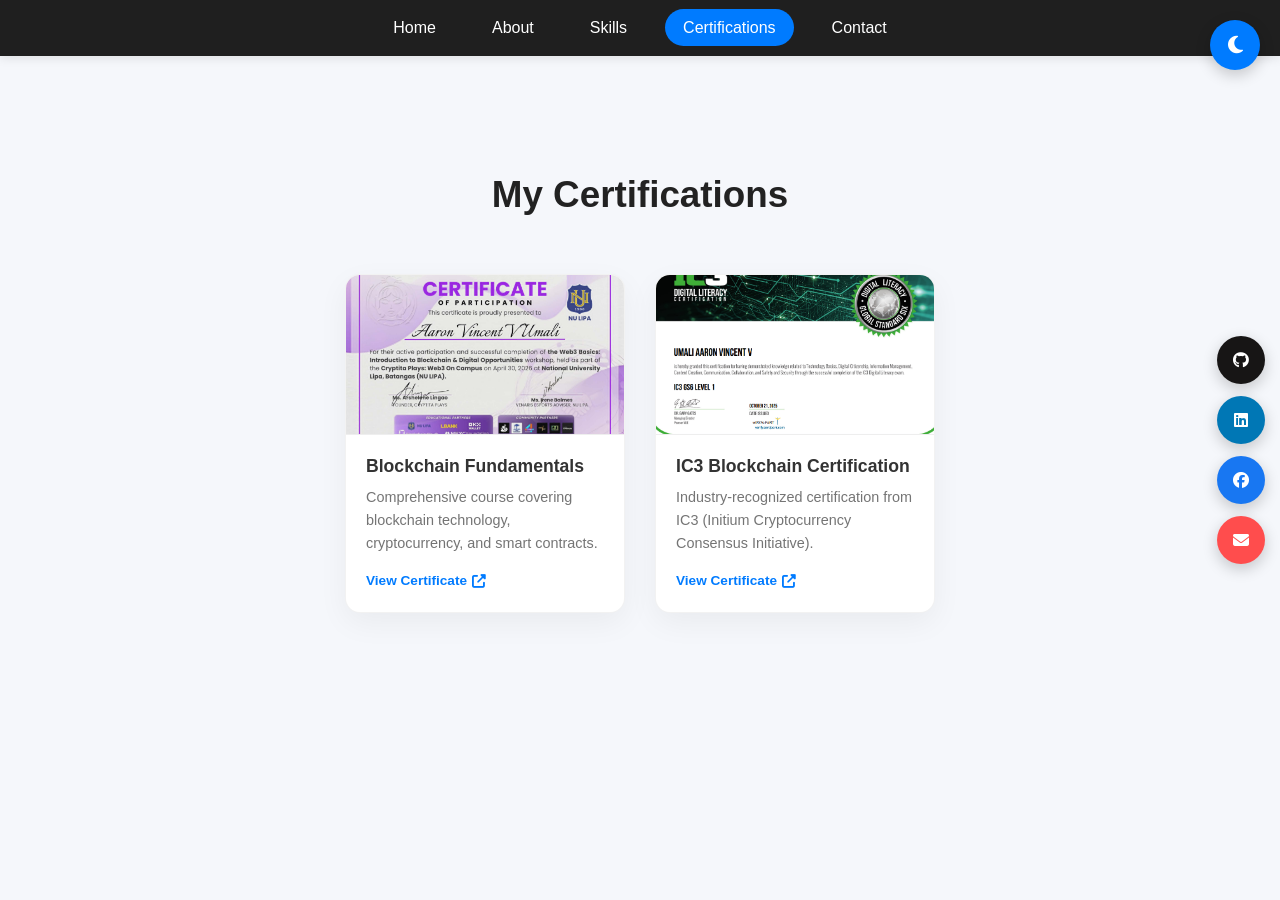
<file: certifications.html>
<!DOCTYPE html>
<html lang="en">
<head>
    <meta charset="UTF-8">
    <meta name="viewport" content="width=device-width, initial-scale=1.0">
    <title>My Certifications</title>
    <link rel="stylesheet" href="style.css">
    <link rel="stylesheet" href="https://cdnjs.cloudflare.com/ajax/libs/font-awesome/6.4.0/css/all.min.css">
</head>

<body>
    <!-- Navigation -->
    <nav>
        <ul>
            <li><a href="index.html">Home</a></li>
            <li><a href="about.html">About</a></li>
            <li><a href="skills.html">Skills</a></li>
            <li><a href="certifications.html" class="active">Certifications</a></li>
            <li><a href="contact.html">Contact</a></li>
        </ul>
    </nav>

    <!-- Theme Toggle Button -->
    <button class="theme-toggle" id="themeToggle">
        <i class="fas fa-moon"></i>
    </button>

    <!-- Social Sidebar -->
    <div class="social-sidebar">
        <a href="https://github.com/aron-ums14" target="_blank" class="social-link github" title="GitHub">
            <i class="fab fa-github"></i>
        </a>
        <a href="https://www.linkedin.com/in/aaron-umali-b42309332/" target="_blank" class="social-link linkedin" title="LinkedIn">
            <i class="fab fa-linkedin"></i>
        </a>
        <a href="https://web.facebook.com/aaron.vincent.54772/" target="_blank" class="social-link facebook" title="Facebook">
            <i class="fab fa-facebook"></i>
        </a>
        <a href="mailto:your@email.com" class="social-link email" title="Email">
            <i class="fas fa-envelope"></i>
        </a>
    </div>

    <!-- Main Content -->
    <main>
        <section class="certifications-section">
            <h2>My Certifications</h2>
            
            <div class="certification-grid">
                <!-- Blockchain Certification -->
                <div class="certificate-card">
                    <img src="blockchain.jpg" alt="Blockchain Certification">
                    <div class="cert-content">
                        <h3>Blockchain Fundamentals</h3>
                        <p>Comprehensive course covering blockchain technology, cryptocurrency, and smart contracts.</p>
                        <a href="#" class="cert-link">
                            View Certificate <i class="fas fa-external-link-alt"></i>
                        </a>
                    </div>
                </div>

                <!-- IC3 Certification -->
                <div class="certificate-card">
                    <img src="ic3.png" alt="IC3 Certification">
                    <div class="cert-content">
                        <h3>IC3 Blockchain Certification</h3>
                        <p>Industry-recognized certification from IC3 (Initium Cryptocurrency Consensus Initiative).</p>
                        <a href="#" class="cert-link">
                            View Certificate <i class="fas fa-external-link-alt"></i>
                        </a>
                    </div>
                </div>
            </div>
        </section>
    </main>

    <!-- JavaScript for Theme Toggle -->
    <script>
        const themeToggle = document.getElementById('themeToggle');
        const body = document.body;

        // Load saved theme preference
        const savedTheme = localStorage.getItem('theme');
        if (savedTheme === 'dark') {
            body.classList.add('dark-mode');
            themeToggle.innerHTML = '<i class="fas fa-sun"></i>';
        }

        // Toggle theme
        themeToggle.addEventListener('click', () => {
            body.classList.toggle('dark-mode');
            
            if (body.classList.contains('dark-mode')) {
                localStorage.setItem('theme', 'dark');
                themeToggle.innerHTML = '<i class="fas fa-sun"></i>';
            } else {
                localStorage.setItem('theme', 'light');
                themeToggle.innerHTML = '<i class="fas fa-moon"></i>';
            }
        });
    </script>
</body>

</html>
</file>
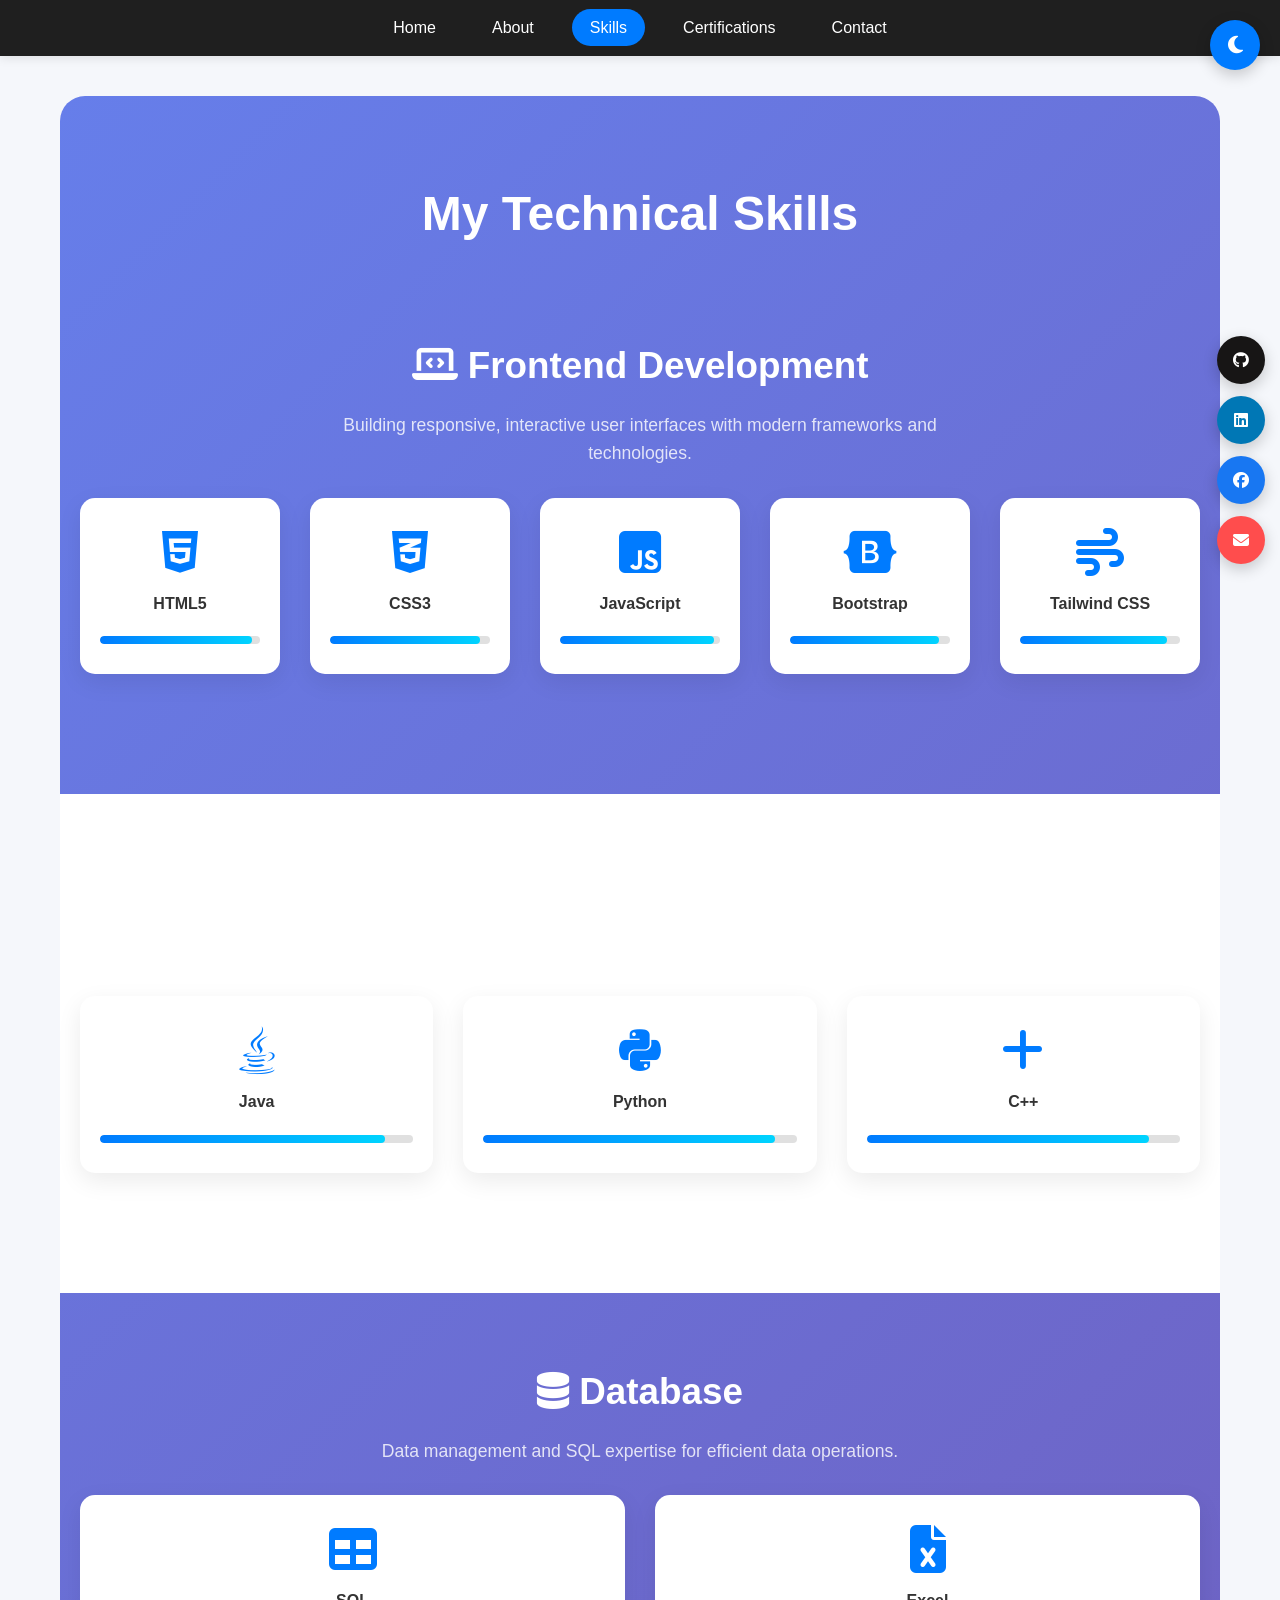
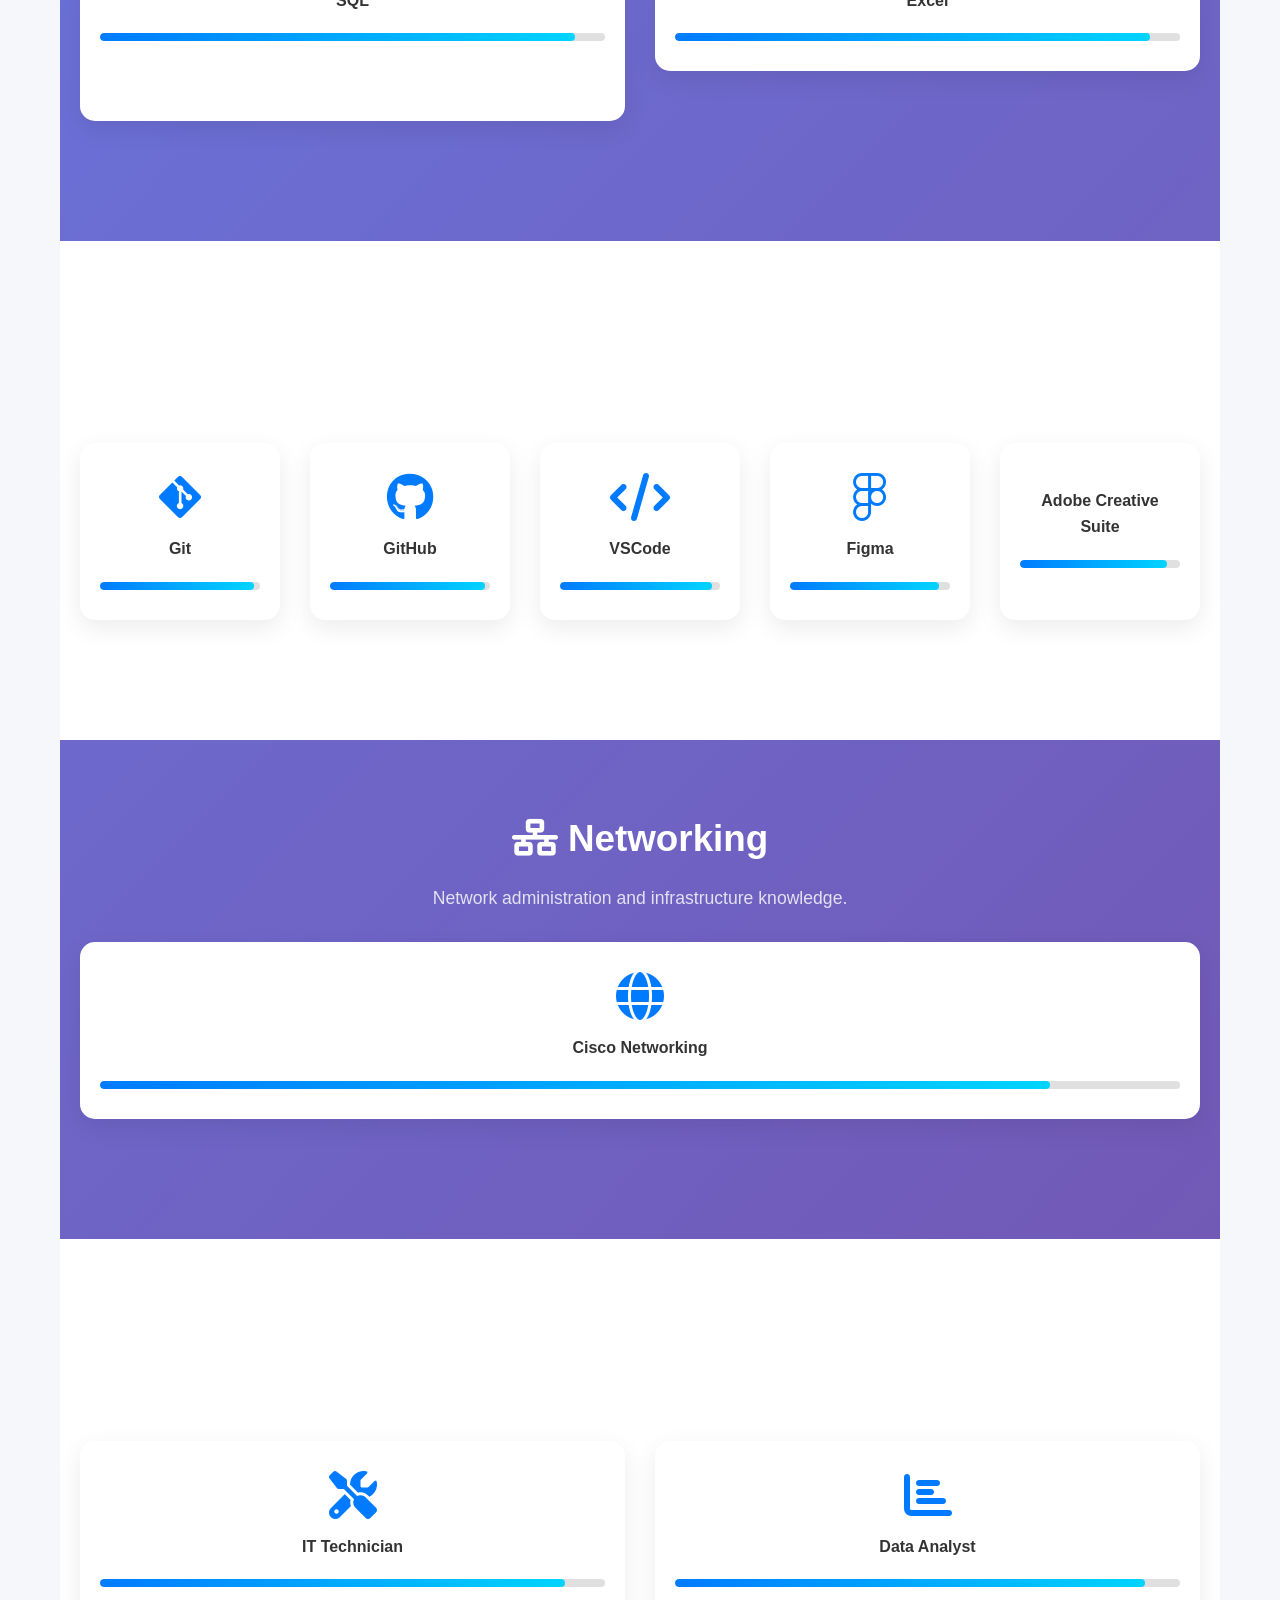
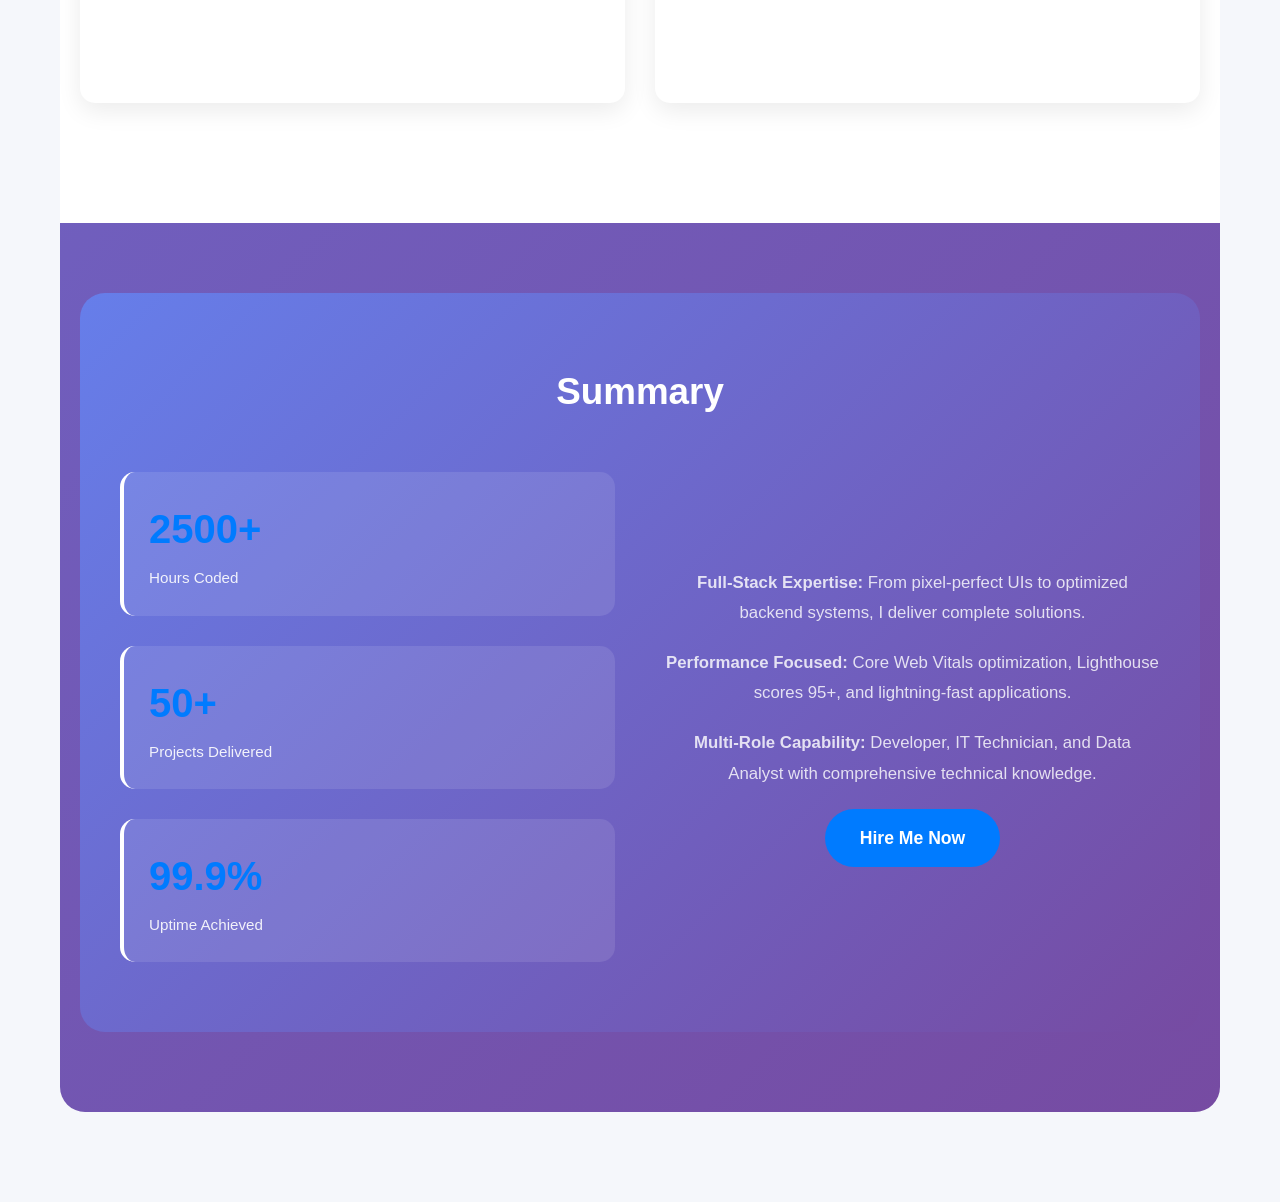
<file: skills.html>
<!DOCTYPE html>
<html lang="en">
<head>
    <meta charset="UTF-8">
    <meta name="viewport" content="width=device-width, initial-scale=1.0">
    <title>Skills - Aaron Umali Portfolio</title>
    <meta name="description" content="Full Stack Developer Skills - HTML, Bootstrap, CSS, JavaScript, Tailwind, C++, Java, Python, SQL, Git, GitHub, VSCode and more.">
    <link rel="stylesheet" href="style.css">
    <link rel="stylesheet" href="https://cdnjs.cloudflare.com/ajax/libs/font-awesome/6.4.0/css/all.min.css">
</head>

<body>
    <!-- SOCIAL ICONS -->
    <div class="social-sidebar">
        <a href="https://github.com/aron-ums14" target="_blank" class="social-link github" title="GitHub">
            <i class="fab fa-github"></i>
        </a>
        <a href="https://www.linkedin.com/in/aaron-umali-b42309332/" target="_blank" class="social-link linkedin" title="LinkedIn">
            <i class="fab fa-linkedin"></i>
        </a>
        <a href="https://web.facebook.com/aaron.vincent.54772/" target="_blank" class="social-link facebook" title="Facebook">
            <i class="fab fa-facebook"></i>
        </a>
        <a href="mailto:your@email.com" class="social-link email" title="Email">
            <i class="fas fa-envelope"></i>
        </a>
    </div>

    <!-- THEME TOGGLE BUTTON -->
    <button class="theme-toggle" id="themeToggle">
        <i class="fas fa-moon"></i>
    </button>

    <!-- NAVIGATION -->
    <nav>
        <ul>
            <li><a href="index.html">Home</a></li>
            <li><a href="about.html">About</a></li>
            <li><a href="skills.html" class="active">Skills</a></li>
            <li><a href="certifications.html">Certifications</a></li>
            <li><a href="contact.html">Contact</a></li>
        </ul>
    </nav>

    <main>
        <!-- HERO SECTION -->
        <section class="hero skills-hero">
            <h1>My Technical Skills</h1>
           <!-- <p></p> <div class="skills-stats">
                <span><i class="fas fa-code"></i> 30+ Technologies</span>
                <span><i class="fas fa-chart-line"></i> 98% Proficiency</span>
                <span><i class="fas fa-rocket"></i> Production Ready</span>
            </div>
        </section>
    -->
        <!-- FRONTEND SKILLS -->
        <section id="frontend" class="skills-category">
            <h2><i class="fas fa-laptop-code"></i> Frontend Development</h2>
            <p class="category-desc">Building responsive, interactive user interfaces with modern frameworks and technologies.</p>
            
            <div class="skills-grid">
                <div class="skill-item" data-skill="95">
                    <i class="fab fa-html5"></i>
                    <span>HTML5</span>
                    <div class="skill-bar">
                        <div class="skill-progress"></div>
                    </div>
                </div>
                
                <div class="skill-item" data-skill="94">
                    <i class="fab fa-css3-alt"></i>
                    <span>CSS3</span>
                    <div class="skill-bar">
                        <div class="skill-progress"></div>
                    </div>
                </div>
                
                <div class="skill-item" data-skill="96">
                    <i class="fab fa-js-square"></i>
                    <span>JavaScript</span>
                    <div class="skill-bar">
                        <div class="skill-progress"></div>
                    </div>
                </div>
                
                <div class="skill-item" data-skill="93">
                    <i class="fab fa-bootstrap"></i>
                    <span>Bootstrap</span>
                    <div class="skill-bar">
                        <div class="skill-progress"></div>
                    </div>
                </div>

                <div class="skill-item" data-skill="92">
                    <i class="fas fa-wind"></i>
                    <span>Tailwind CSS</span>
                    <div class="skill-bar">
                        <div class="skill-progress"></div>
                    </div>
                </div>
            </div>
        </section>

        <!-- BACKEND SKILLS -->
        <section id="backend" class="skills-category alt-bg">
            <h2><i class="fas fa-server"></i> Backend Development</h2>
            <p class="category-desc">Robust server-side programming with focus on efficiency and problem-solving.</p>
            
            <div class="skills-grid">
                <div class="skill-item" data-skill="91">
                    <i class="fab fa-java"></i>
                    <span>Java</span>
                    <div class="skill-bar">
                        <div class="skill-progress"></div>
                    </div>
                </div>
                
                <div class="skill-item" data-skill="93">
                    <i class="fab fa-python"></i>
                    <span>Python</span>
                    <div class="skill-bar">
                        <div class="skill-progress"></div>
                    </div>
                </div>
                
                <div class="skill-item" data-skill="90">
                    <i class="fas fa-plus"></i>
                    <span>C++</span>
                    <div class="skill-bar">
                        <div class="skill-progress"></div>
                    </div>
                </div>
            </div>
        </section>

        <!-- DATABASE SKILLS -->
        <section id="database" class="skills-category">
            <h2><i class="fas fa-database"></i> Database</h2>
            <p class="category-desc">Data management and SQL expertise for efficient data operations.</p>
            
            <div class="skills-grid">
                <div class="skill-item" data-skill="94">
                    <i class="fas fa-table"></i>
                    <span>SQL</span>
                    <div class="skill-bar">
                        <div class="skill-progress"></div>
                    </div>
                </div>
                <div class="skills-grid">
                <div class="skill-item" data-skill="94">
                    <i class="fa-solid fa-file-excel"></i>
                    <span>Excel</span>
                    <div class="skill-bar">
                        <div class="skill-progress"></div>
                    </div>
                </div>
            </div>
        </section>

        <!-- TOOLS & SOFTWARE -->
        <section id="tools" class="skills-category alt-bg">
            <h2><i class="fas fa-tools"></i> Tools & Software</h2>
            <p class="category-desc">Development tools and software I use daily for efficient workflow.</p>
            
            <div class="skills-grid">
                <div class="skill-item" data-skill="96">
                    <i class="fab fa-git-alt"></i>
                    <span>Git</span>
                    <div class="skill-bar">
                        <div class="skill-progress"></div>
                    </div>
                </div>
                
                <div class="skill-item" data-skill="97">
                    <i class="fab fa-github"></i>
                    <span>GitHub</span>
                    <div class="skill-bar">
                        <div class="skill-progress"></div>
                    </div>
                </div>
                
                <div class="skill-item" data-skill="95">
                    <i class="fas fa-code"></i>
                    <span>VSCode</span>
                    <div class="skill-bar">
                        <div class="skill-progress"></div>
                    </div>
                </div>
                
                <div class="skill-item" data-skill="93">
                    <i class="fab fa-figma"></i>
                    <span>Figma</span>
                    <div class="skill-bar">
                        <div class="skill-progress"></div>
                    </div>
                </div>

                <div class="skill-item" data-skill="92">
                    <i class="fa-brands fa-adobe adobe-icon"></i>
                    <span>Adobe Creative Suite</span>
                    <div class="skill-bar">
                        <div class="skill-progress"></div>
                    </div>
                </div>
            </div>
        </section>

        <!-- NETWORKING SKILLS -->
        <section id="networking" class="skills-category">
            <h2><i class="fas fa-network-wired"></i> Networking</h2>
            <p class="category-desc">Network administration and infrastructure knowledge.</p>
            
            <div class="skills-grid">
                <div class="skill-item" data-skill="88">
                    <i class="fas fa-globe"></i>
                    <span>Cisco Networking</span>
                    <div class="skill-bar">
                        <div class="skill-progress"></div>
                    </div>
                </div>
            </div>
        </section>

        <!-- SPECIALIZED ROLES -->
        <section id="specialized" class="skills-category alt-bg">
            <h2><i class="fas fa-briefcase"></i> Specialized Roles</h2>
            <p class="category-desc">Additional professional expertise and capabilities.</p>
            
            <div class="skills-grid">
                <div class="skill-item" data-skill="92">
                    <i class="fas fa-tools"></i>
                    <span>IT Technician</span>
                    <div class="skill-bar">
                        <div class="skill-progress"></div>
                    </div>
                    <p class="role-desc">Troubleshooting hardware and software issues, system maintenance and support.</p>
                </div>
                
                <div class="skill-item" data-skill="93">
                    <i class="fas fa-chart-bar"></i>
                    <span>Data Analyst</span>
                    <div class="skill-bar">
                        <div class="skill-progress"></div>
                    </div>
                    <p class="role-desc">Data analysis using SQL, Excel, and Python for insights and reporting.</p>
                </div>
            </div>
        </section>

        <!-- SKILLS SUMMARY -->
        <section class="skills-summary">
            <h2>Summary</h2>
            <div class="summary-content">
                <div class="summary-stats">
                    <div class="stat-large">
                        <span class="stat-number">2500+</span>
                        <span>Hours Coded</span>
                    </div>
                    <div class="stat-large">
                        <span class="stat-number">50+</span>
                        <span>Projects Delivered</span>
                    </div>
                    <div class="stat-large">
                        <span class="stat-number">99.9%</span>
                        <span>Uptime Achieved</span>
                    </div>
                </div>
                <div class="summary-text">
                    <p><strong>Full-Stack Expertise:</strong> From pixel-perfect UIs to optimized backend systems, I deliver complete solutions.</p>
                    <p><strong>Performance Focused:</strong> Core Web Vitals optimization, Lighthouse scores 95+, and lightning-fast applications.</p>
                    <p><strong>Multi-Role Capability:</strong> Developer, IT Technician, and Data Analyst with comprehensive technical knowledge.</p>
                    <a href="contact.html" class="cta-button large">Hire Me Now</a>
                </div>
            </div>
        </section>
    </main>

    <!-- THEME TOGGLE SCRIPT -->
    <script>
        const themeToggle = document.getElementById('themeToggle');
        const body = document.body;

        // Load saved theme preference
        const savedTheme = localStorage.getItem('theme');
        if (savedTheme === 'dark') {
            body.classList.add('dark-mode');
            themeToggle.innerHTML = '<i class="fas fa-sun"></i>';
        }

        // Toggle theme
        themeToggle.addEventListener('click', () => {
            body.classList.toggle('dark-mode');
            
            if (body.classList.contains('dark-mode')) {
                localStorage.setItem('theme', 'dark');
                themeToggle.innerHTML = '<i class="fas fa-sun"></i>';
            } else {
                localStorage.setItem('theme', 'light');
                themeToggle.innerHTML = '<i class="fas fa-moon"></i>';
            }
        });

        // Animate skill bars on scroll
        const observerOptions = {
            threshold: 0.1,
            rootMargin: '0px 0px -100px 0px'
        };

        const observer = new IntersectionObserver(function(entries) {
            entries.forEach(entry => {
                if (entry.isIntersecting) {
                    const skillItem = entry.target;
                    const skillValue = skillItem.getAttribute('data-skill');
                    const progressBar = skillItem.querySelector('.skill-progress');
                    
                    setTimeout(() => {
                        progressBar.style.width = skillValue + '%';
                    }, 100);
                    
                    observer.unobserve(skillItem);
                }
            });
        }, observerOptions);

        document.querySelectorAll('.skill-item').forEach(item => {
            observer.observe(item);
        });
    </script>
</body>

</html>
</file>
<file: style.css>
/* =========================
   RESET & GLOBAL STYLES
========================= */

* {
    margin: 0;
    padding: 0;
    box-sizing: border-box;
}

html {
    scroll-behavior: smooth;
}

body {
    font-family: 'Segoe UI', Tahoma, Geneva, Verdana, sans-serif;
    line-height: 1.6;
    background: #f5f7fb;
    color: #222;
    transition: 0.3s ease;
    display: block;
}

body.dark-mode {
    background: #121212;
    color: #f1f1f1;
}

img {
    max-width: 100%;
    display: block;
}

/* =========================
   THEME BUTTON
========================= */

.theme-toggle {
    position: fixed;
    top: 20px;
    right: 20px;
    width: 50px;
    height: 50px;
    border: none;
    border-radius: 50%;
    background: #007bff;
    color: white;
    font-size: 20px;
    cursor: pointer;
    z-index: 1000;
    transition: 0.3s ease;
    box-shadow: 0 5px 15px rgba(0, 0, 0, 0.2);
}

.theme-toggle:hover {
    transform: scale(1.08);
}

/* =========================
   NAVIGATION
========================= */

nav {
    width: 100%;
    position: sticky;
    top: 0;
    z-index: 999;
    background: #1f1f1f;
    padding: 15px 0;
    box-shadow: 0 2px 10px rgba(0, 0, 0, 0.1);
}

nav ul {
    display: flex;
    justify-content: center;
    align-items: center;
    gap: 20px;
    list-style: none;
}

nav a {
    color: white;
    text-decoration: none;
    padding: 10px 18px;
    border-radius: 30px;
    transition: 0.3s ease;
    font-weight: 500;
}

nav a:hover,
nav a.active {
    background: #007bff;
}

/* =========================
   MAIN
========================= */

main {
    width: 100%;
    max-width: 1200px;
    margin: 0 auto;
    padding: 40px 20px;
    display: block;
}

/* =========================
   TYPOGRAPHY
========================= */

h1 {
    font-size: 3rem;
    margin-bottom: 15px;
}

h2 {
    font-size: 2.3rem;
    margin-bottom: 30px;
    text-align: center;
}

h3 {
    font-size: 1.4rem;
    margin-bottom: 10px;
}

p {
    opacity: 0.9;
}

/* =========================
   GRADIENT TEXT
========================= */

.gradient-text {
    background: linear-gradient(90deg, #007bff, #00d4ff);
    -webkit-background-clip: text;
    -webkit-text-fill-color: transparent;
    background-clip: text;
}

/* =========================
   BUTTONS
========================= */

.cta-button {
    display: inline-block;
    background: #007bff;
    color: white;
    padding: 12px 25px;
    border-radius: 40px;
    text-decoration: none;
    font-weight: 600;
    transition: 0.3s ease;
    border: none;
    cursor: pointer;
    font-size: 1rem;
}

.cta-button:hover {
    background: #0056b3;
    transform: translateY(-3px);
}

.cta-button.secondary {
    background: #444;
}

.cta-button.secondary:hover {
    background: #555;
}

.cta-button.large {
    padding: 15px 35px;
    font-size: 1.1rem;
}

/* =========================
   SECTION
========================= */

section {
    padding: 70px 0;
}

.content-grid {
    display: grid;
    grid-template-columns: repeat(auto-fit, minmax(280px, 1fr));
    gap: 25px;
}

/* =========================
   CARD
========================= */

.card {
    background: white;
    padding: 25px;
    border-radius: 18px;
    transition: 0.3s ease;
    box-shadow: 0 8px 25px rgba(0, 0, 0, 0.08);
}

body.dark-mode .card {
    background: #1f1f1f;
}

.card:hover {
    transform: translateY(-8px);
    box-shadow: 0 15px 35px rgba(0, 0, 0, 0.15);
}

/* =========================
   HERO SECTION
========================= */

.hero {
    padding: 80px 20px;
    text-align: center;
}

.hero-content {
    max-width: 900px;
    margin: 0 auto;
}

.hero-subtitle {
    max-width: 700px;
    margin: 20px auto;
    font-size: 1.1rem;
    animation: fadeInUp 1s ease-out forwards;
}

.hero-buttons {
    margin-top: 30px;
    display: flex;
    justify-content: center;
    gap: 15px;
    flex-wrap: wrap;
}

.hero-buttons .cta-button {
    margin: 0;
}

.hero-stats {
    display: flex;
    justify-content: center;
    gap: 40px;
    margin-top: 50px;
    flex-wrap: wrap;
}

.stat {
    text-align: center;
}

.stat-number {
    display: block;
    font-size: 2rem;
    font-weight: bold;
    color: #007bff;
    margin-bottom: 5px;
}

/* =========================
   PROJECTS
========================= */

.project-image,
.service-icon {
    width: 70px;
    height: 70px;
    margin: 0 auto 20px;
    display: flex;
    align-items: center;
    justify-content: center;
    border-radius: 20px;
    background: linear-gradient(135deg, #007bff, #00d4ff);
    color: white;
    font-size: 28px;
}

.project-tech {
    display: flex;
    flex-wrap: wrap;
    gap: 10px;
    margin: 15px 0;
}

.project-tech span {
    background: rgba(0, 123, 255, 0.1);
    color: #007bff;
    border: 1px solid rgba(0, 123, 255, 0.2);
    backdrop-filter: blur(5px);
    padding: 5px 15px;
    border-radius: 50px;
    font-weight: 600;
    transition: 0.3s ease;
}

body.dark-mode .project-tech span {
    background: rgba(0, 212, 255, 0.1);
    color: #00d4ff;
    border-color: rgba(0, 212, 255, 0.2);
}

.project-tech span:hover {
    background: #007bff;
    color: white;
    box-shadow: 0 0 15px rgba(0, 123, 255, 0.4);
}

.project-links {
    display: flex;
    gap: 15px;
    margin-top: 15px;
}

.project-link {
    text-decoration: none;
    color: #007bff;
    font-weight: 600;
    transition: 0.3s ease;
}

.project-link:hover {
    color: #0056b3;
}

/* =========================
   SERVICES SECTION
========================= */

.services-section {
    background: #f9fafb;
    margin: 0 -20px;
    padding: 70px 20px;
}

body.dark-mode .services-section {
    background: #1a1a1a;
}

.service-card ul {
    list-style: none;
}

.service-card li {
    padding: 12px 0;
    border-bottom: 1px solid #ddd;
    transition: 0.3s ease;
}

body.dark-mode .service-card li {
    border-color: #333;
}

.service-card li:last-child {
    border-bottom: none;
}

.service-card li:before {
    content: "✓ ";
    color: #007bff;
    font-weight: bold;
    margin-right: 8px;
}

/* =========================
   PROCESS SECTION
========================= */

.process-section {
    margin-bottom: 50px;
}

.process-steps {
    display: grid;
    grid-template-columns: repeat(auto-fit, minmax(220px, 1fr));
    gap: 25px;
}

.step {
    text-align: center;
    padding: 30px 20px;
    background: white;
    border-radius: 15px;
    transition: 0.3s ease;
    box-shadow: 0 8px 25px rgba(0, 0, 0, 0.08);
}

body.dark-mode .step {
    background: #1f1f1f;
}

.step:hover {
    transform: translateY(-8px);
    box-shadow: 0 15px 35px rgba(0, 0, 0, 0.15);
}

.step-number {
    width: 60px;
    height: 60px;
    margin: auto auto 15px;
    display: flex;
    align-items: center;
    justify-content: center;
    border-radius: 50%;
    background: linear-gradient(135deg, #007bff, #00d4ff);
    color: white;
    font-weight: bold;
    font-size: 1.5rem;
}

/* =========================
   CTA SECTION
========================= */

.cta-section {
    background: linear-gradient(135deg, #667eea 0%, #764ba2 100%);
    color: white;
    text-align: center;
    border-radius: 25px;
    padding: 70px 25px;
    margin: 70px 0;
}

.cta-section h2,
.cta-section p {
    color: white;
}

.cta-content {
    max-width: 800px;
    margin: 0 auto;
}

.cta-buttons {
    margin-top: 30px;
    display: flex;
    justify-content: center;
    gap: 15px;
    flex-wrap: wrap;
}

/* =========================
   SKILLS SECTION
========================= */

.skills-hero {
    background: linear-gradient(135deg, #667eea 0%, #764ba2 100%);
    color: white;
    border-radius: 25px;
    margin-bottom: 50px;
    padding: 80px 20px;
}

.skills-hero h1 {
    color: white;
}

.skills-hero p {
    color: rgba(255, 255, 255, 0.9);
    font-size: 1.1rem;
    margin-bottom: 30px;
}

.skills-stats {
    display: flex;
    justify-content: center;
    gap: 40px;
    margin-top: 30px;
    flex-wrap: wrap;
}

.skills-stats span {
    background: rgba(255, 255, 255, 0.2);
    padding: 15px 25px;
    border-radius: 30px;
    display: flex;
    align-items: center;
    gap: 8px;
    font-weight: 600;
}

.skills-category {
    padding: 70px 0;
}

.skills-category h2 {
    margin-bottom: 15px;
}

.category-desc {
    text-align: center;
    font-size: 1.05rem;
    color: #666;
    margin-bottom: 50px;
    max-width: 700px;
    margin-left: auto;
    margin-right: auto;
}

body.dark-mode .category-desc {
    color: #bbb;
}

.alt-bg {
    background: white;
    margin: 0 -20px;
    padding: 70px 20px;
}

body.dark-mode .alt-bg {
    background: #1f1f1f;
}

.skills-grid {
    display: grid;
    grid-template-columns: repeat(auto-fit, minmax(200px, 1fr));
    gap: 30px;
    margin-bottom: 50px;
}

.skill-item {
    padding: 30px 20px;
    background: white;
    border-radius: 15px;
    text-align: center;
    transition: all 0.3s ease;
    box-shadow: 0 8px 25px rgba(0, 0, 0, 0.08);
}

body.dark-mode .skill-item {
    background: #2a2a2a;
}

.skill-item:hover {
    transform: translateY(-10px);
    box-shadow: 0 15px 35px rgba(0, 0, 0, 0.15);
}

.skill-item i {
    font-size: 3rem;
    color: #007bff;
    margin-bottom: 15px;
    display: block;
}

.skill-item span {
    display: block;
    font-weight: 600;
    font-size: 1rem;
    margin-bottom: 20px;
    color: #333;
}

body.dark-mode .skill-item span {
    color: #f1f1f1;
}

.skill-bar {
    width: 100%;
    height: 8px;
    background: #e0e0e0;
    border-radius: 10px;
    overflow: hidden;
    margin-top: 15px;
}

body.dark-mode .skill-bar {
    background: #444;
}

.skill-progress {
    height: 100%;
    background: linear-gradient(90deg, #007bff, #00d4ff);
    border-radius: 10px;
    width: 0%;
    transition: width 0.6s ease;
}

.skills-summary {
    background: linear-gradient(135deg, #667eea 0%, #764ba2 100%);
    color: white;
    padding: 70px 40px;
    border-radius: 25px;
    margin-top: 70px;
}

.skills-summary h2 {
    color: white;
    margin-bottom: 50px;
}

.summary-content {
    display: grid;
    grid-template-columns: 1fr 1fr;
    gap: 50px;
    align-items: center;
}

.summary-stats {
    display: flex;
    flex-direction: column;
    gap: 30px;
}

.stat-large {
    background: rgba(255, 255, 255, 0.1);
    padding: 25px;
    border-radius: 15px;
    border-left: 4px solid white;
    text-align: left;
}

.stat-large .stat-number {
    font-size: 2.5rem;
    margin-bottom: 5px;
}

.stat-large span:last-child {
    display: block;
    font-size: 0.95rem;
    opacity: 0.9;
}

.summary-text p {
    margin-bottom: 20px;
    font-size: 1.05rem;
    line-height: 1.8;
}

/* =========================
   ABOUT PAGE STYLES
========================= */

.about-hero {
    background: linear-gradient(135deg, #667eea 0%, #764ba2 100%);
    color: white;
    padding: 80px 20px;
    text-align: center;
    border-radius: 25px;
    margin-bottom: 50px;
}

.about-hero h1 {
    color: white;
    font-size: 3.5rem;
}

.about-subtitle {
    font-size: 1.3rem;
    opacity: 0.95;
    margin-top: 15px;
}

.profile-section {
    padding: 70px 0;
    margin-bottom: 50px;
}

.profile-container {
    display: grid;
    grid-template-columns: 1fr 1fr;
    gap: 50px;
    align-items: center;
}

.profile-image-wrapper {
    position: relative;
    display: flex;
    justify-content: center;
}

.profile-image {
    width: 100%;
    max-width: 400px;
    border-radius: 20px;
    box-shadow: 0 20px 60px rgba(0, 0, 0, 0.15);
    transition: transform 0.3s ease;
    animation: slideInLeft 0.8s ease-out;
}

.profile-image:hover {
    transform: translateY(-10px);
}

.profile-badge {
    position: absolute;
    bottom: 20px;
    right: 20px;
    width: 70px;
    height: 70px;
    background: linear-gradient(135deg, #007bff, #00d4ff);
    border-radius: 50%;
    display: flex;
    align-items: center;
    justify-content: center;
    color: white;
    font-size: 35px;
    box-shadow: 0 10px 30px rgba(0, 123, 255, 0.4);
    animation: bounce 2s infinite;
}

.profile-bio {
    animation: slideInRight 0.8s ease-out;
}

.profile-bio h2 {
    font-size: 2.5rem;
    margin-bottom: 20px;
    text-align: left;
}

.profile-bio p {
    font-size: 1.05rem;
    line-height: 1.8;
    margin-bottom: 20px;
    opacity: 0.85;
}

.bio-highlights {
    display: flex;
    gap: 20px;
    margin-top: 30px;
    flex-wrap: wrap;
}

.highlight-item {
    display: flex;
    align-items: center;
    gap: 10px;
    padding: 15px 20px;
    background: #f0f4ff;
    border-radius: 10px;
    border-left: 4px solid #007bff;
    transition: 0.3s ease;
}

body.dark-mode .highlight-item {
    background: #2a2a2a;
    border-left-color: #00d4ff;
}

.highlight-item:hover {
    transform: translateX(5px);
}

.highlight-item i {
    color: #007bff;
    font-size: 1.3rem;
}

/* =========================
   EDUCATION TIMELINE
========================= */

.education-section {
    padding: 70px 0;
    margin-bottom: 50px;
}

.education-section h2 {
    margin-bottom: 50px;
}

.timeline {
    position: relative;
    max-width: 1000px;
    margin: 0 auto;
}

.timeline::before {
    content: '';
    position: absolute;
    left: 50%;
    transform: translateX(-50%);
    width: 3px;
    height: 100%;
    background: linear-gradient(180deg, #007bff, #00d4ff);
}

.timeline-item {
    margin-bottom: 50px;
    position: relative;
    opacity: 100;
    animation: fadeInUp 0.8s ease-out forwards;
}

.timeline-item.animate-in {
    opacity: 1;
}

.timeline-item:nth-child(1) {
    animation-delay: 0.2s;
}

.timeline-item:nth-child(2) {
    animation-delay: 0.4s;
}

.timeline-left {
    text-align: right;
    padding-right: 50%;
    padding-left: 0;
}

.timeline-right {
    text-align: left;
    padding-left: 50%;
    padding-right: 0;
}

.timeline-marker {
    position: absolute;
    left: 50%;
    top: 0;
    transform: translateX(-50%);
    width: 60px;
    height: 60px;
    background: white;
    border: 4px solid #007bff;
    border-radius: 50%;
    display: flex;
    align-items: center;
    justify-content: center;
    font-size: 24px;
    color: #007bff;
    z-index: 10;
    transition: 0.3s ease;
}

body.dark-mode .timeline-marker {
    background: #1f1f1f;
    border-color: #00d4ff;
    color: #00d4ff;
}

.timeline-marker:hover {
    transform: translateX(-50%) scale(1.1);
    box-shadow: 0 10px 30px rgba(0, 123, 255, 0.3);
}

.timeline-active .timeline-marker {
    background: linear-gradient(135deg, #007bff, #00d4ff);
    color: white;
    width: 70px;
    height: 70px;
    font-size: 28px;
    box-shadow: 0 10px 30px rgba(0, 123, 255, 0.4);
}

.education-card {
    background: white;
    padding: 30px;
    border-radius: 15px;
    box-shadow: 0 10px 30px rgba(0, 0, 0, 0.08);
    transition: 0.3s ease;
}

body.dark-mode .education-card {
    background: #1f1f1f;
}

.education-card:hover {
    transform: translateY(-5px);
    box-shadow: 0 15px 40px rgba(0, 0, 0, 0.15);
}

.education-current {
    border-left: 4px solid #007bff;
    background: linear-gradient(135deg, rgba(0, 123, 255, 0.05), rgba(0, 212, 255, 0.05));
}

.education-header {
    display: flex;
    justify-content: space-between;
    align-items: center;
    margin-bottom: 15px;
    flex-wrap: wrap;
    gap: 10px;
}

.education-header h3 {
    font-size: 1.4rem;
    margin: 0;
}

.education-year {
    background: #007bff;
    color: white;
    padding: 5px 15px;
    border-radius: 20px;
    font-size: 0.9rem;
    font-weight: 600;
}

.education-details {
    margin-top: 20px;
}

.education-details p {
    margin-bottom: 10px;
    font-size: 1rem;
    line-height: 1.6;
}

.education-desc {
    background: #f9fafb;
    padding: 15px;
    border-radius: 10px;
    margin-top: 15px;
    font-style: italic;
}

body.dark-mode .education-desc {
    background: #2a2a2a;
}

.badge {
    display: inline-block;
    padding: 5px 12px;
    border-radius: 20px;
    font-size: 0.85rem;
    font-weight: 600;
}

.badge-success {
    background: #d4edda;
    color: #155724;
}

body.dark-mode .badge-success {
    background: #1e5631;
    color: #d4edda;
}

.badge-info {
    background: #d1ecf1;
    color: #0c5460;
}

body.dark-mode .badge-info {
    background: #0c5460;
    color: #d1ecf1;
}

/* =========================
   LOCATION SECTION
========================= */

.location-section {
    padding: 70px 0;
    background: #f9fafb;
    margin: 0 -20px;
    padding: 70px 20px;
    margin-bottom: 50px;
}

body.dark-mode .location-section {
    background: #1a1a1a;
}

.location-section h2 {
    margin-bottom: 50px;
}

.location-container {
    display: grid;
    grid-template-columns: repeat(auto-fit, minmax(300px, 1fr));
    gap: 30px;
    margin-bottom: 50px;
}

.location-card {
    background: white;
    padding: 40px 30px;
    border-radius: 20px;
    text-align: center;
    box-shadow: 0 10px 30px rgba(0, 0, 0, 0.08);
    transition: all 0.3s ease;
    opacity: 0;
    animation: fadeInUp 0.8s ease-out forwards;
}

body.dark-mode .location-card {
    background: #1f1f1f;
}

.location-home {
    animation-delay: 0.2s;
    border-top: 4px solid #007bff;
}

.location-school {
    animation-delay: 0.4s;
    border-top: 4px solid #00d4ff;
}

.location-card.animate-in {
    opacity: 1;
}

.location-card:hover {
    transform: translateY(-10px);
    box-shadow: 0 20px 50px rgba(0, 0, 0, 0.15);
}

.location-icon {
    width: 80px;
    height: 80px;
    background: linear-gradient(135deg, #007bff, #00d4ff);
    border-radius: 50%;
    display: flex;
    align-items: center;
    justify-content: center;
    font-size: 40px;
    color: white;
    margin: 0 auto 20px;
    transition: 0.3s ease;
}

.location-card:hover .location-icon {
    transform: scale(1.1) rotate(5deg);
}

.location-name {
    font-size: 1.5rem;
    font-weight: bold;
    color: #007bff;
    margin: 15px 0;
}

.location-description {
    opacity: 0.8;
    margin: 15px 0;
    line-height: 1.6;
}

.location-details {
    display: flex;
    flex-direction: column;
    gap: 10px;
    margin-top: 20px;
    font-size: 0.95rem;
}

.location-details span {
    display: flex;
    align-items: center;
    justify-content: center;
    gap: 8px;
}

.location-details i {
    color: #007bff;
}

.map-section {
    text-align: center;
    margin-bottom: 50px;
}

.map-section h3 {
    margin-bottom: 30px;
    font-size: 1.8rem;
}

.map-placeholder {
    width: 100%;
    height: 400px;
    background: linear-gradient(135deg, #667eea 0%, #764ba2 100%);
    border-radius: 20px;
    display: flex;
    flex-direction: column;
    align-items: center;
    justify-content: center;
    color: white;
    font-size: 60px;
    gap: 20px;
    box-shadow: 0 20px 60px rgba(0, 0, 0, 0.15);
}

.map-placeholder p {
    font-size: 1.3rem;
    opacity: 0.9;
}

/* =========================
   JOURNEY SECTION
========================= */

.journey-section {
    padding: 70px 0;
    margin-bottom: 50px;
}

.journey-section h2 {
    margin-bottom: 50px;
}

.journey-content {
    display: grid;
    grid-template-columns: repeat(auto-fit, minmax(250px, 1fr));
    gap: 30px;
}

.journey-card {
    background: white;
    padding: 40px 30px;
    border-radius: 15px;
    text-align: center;
    box-shadow: 0 10px 30px rgba(0, 0, 0, 0.08);
    transition: all 0.3s ease;
    opacity: 0;
    animation: fadeInUp 0.8s ease-out forwards;
}

body.dark-mode .journey-card {
    background: #1f1f1f;
}

.journey-card:nth-child(1) {
    animation-delay: 0.1s;
}

.journey-card:nth-child(2) {
    animation-delay: 0.2s;
}

.journey-card:nth-child(3) {
    animation-delay: 0.3s;
}

.journey-card:nth-child(4) {
    animation-delay: 0.4s;
}

.journey-card.animate-in {
    opacity: 1;
}

.journey-card:hover {
    transform: translateY(-15px);
    box-shadow: 0 20px 50px rgba(0, 0, 0, 0.15);
}

.journey-icon {
    width: 70px;
    height: 70px;
    background: linear-gradient(135deg, #007bff, #00d4ff);
    border-radius: 50%;
    display: flex;
    align-items: center;
    justify-content: center;
    font-size: 30px;
    color: white;
    margin: 0 auto 20px;
    transition: 0.3s ease;
}

.journey-card:hover .journey-icon {
    transform: scale(1.1) rotate(-5deg);
}

.journey-card h3 {
    font-size: 1.3rem;
    margin-bottom: 15px;
    color: #007bff;
}

.journey-card p {
    opacity: 0.8;
    line-height: 1.6;
}

/* =========================
   CERTIFICATIONS SECTION
========================= */

.certifications-section {
    text-align: center;
    padding: 70px 0;
}

.certification-grid {
    display: flex;
    justify-content: center;
    flex-wrap: wrap;
    gap: 30px;
    margin-top: 50px;
}

.certificate-card {
    width: 280px;
    background: white;
    border-radius: 15px;
    overflow: hidden;
    transition: all 0.3s ease;
    box-shadow: 0 10px 30px rgba(0, 0, 0, 0.05);
    border: 1px solid rgba(0, 0, 0, 0.05);
    display: flex;
    flex-direction: column;
}

body.dark-mode .certificate-card {
    background: #1f1f1f;
    border-color: rgba(255, 255, 255, 0.1);
}

.certificate-card:hover {
    transform: translateY(-10px);
    box-shadow: 0 20px 40px rgba(0, 0, 0, 0.12);
}

.certificate-card img {
    width: 100%;
    height: 160px;
    object-fit: cover;
    background: #f8f9fa;
    border-bottom: 1px solid #eee;
}

body.dark-mode .certificate-card img {
    border-color: #333;
}

.cert-content {
    padding: 20px;
    text-align: left;
    flex-grow: 1;
    display: flex;
    flex-direction: column;
}

.cert-content h3 {
    font-size: 1.1rem;
    color: #333;
    margin-bottom: 8px;
    line-height: 1.3;
}

body.dark-mode .cert-content h3 {
    color: #fff;
}

.cert-content p {
    font-size: 0.9rem;
    color: #666;
    margin-bottom: 15px;
    flex-grow: 1;
}

body.dark-mode .cert-content p {
    color: #bbb;
}

.cert-link {
    font-size: 0.85rem;
    color: #007bff;
    text-decoration: none;
    font-weight: 600;
    display: inline-flex;
    align-items: center;
    gap: 5px;
    transition: 0.3s ease;
}

.cert-link:hover {
    text-decoration: underline;
    color: #0056b3;
}

/* =========================
   CONTACT PAGE STYLES
========================= */

.contact-hero {
    background: linear-gradient(135deg, #667eea 0%, #764ba2 100%);
    color: white;
    padding: 80px 20px;
    text-align: center;
    border-radius: 25px;
    margin-bottom: 50px;
}

.contact-hero h1 {
    color: white;
    font-size: 3rem;
    margin-bottom: 20px;
}

.contact-hero p {
    font-size: 1.2rem;
    opacity: 0.95;
}

.contact-methods {
    padding: 70px 0;
    margin-bottom: 50px;
}

.contact-grid {
    display: grid;
    grid-template-columns: repeat(auto-fit, minmax(280px, 1fr));
    gap: 25px;
}

.contact-method-card {
    background: white;
    padding: 40px 30px;
    border-radius: 20px;
    text-align: center;
    box-shadow: 0 10px 30px rgba(0, 0, 0, 0.08);
    transition: all 0.3s ease;
}

body.dark-mode .contact-method-card {
    background: #1f1f1f;
}

.contact-method-card:hover {
    transform: translateY(-10px);
    box-shadow: 0 20px 50px rgba(0, 0, 0, 0.15);
}

.contact-icon {
    width: 80px;
    height: 80px;
    background: linear-gradient(135deg, #007bff, #00d4ff);
    border-radius: 50%;
    display: flex;
    align-items: center;
    justify-content: center;
    font-size: 35px;
    color: white;
    margin: 0 auto 20px;
    transition: 0.3s ease;
}

.contact-method-card:hover .contact-icon {
    transform: scale(1.1);
}

.contact-method-card h3 {
    font-size: 1.3rem;
    margin: 15px 0;
    color: #007bff;
}

.contact-method-card p {
    opacity: 0.8;
    margin-bottom: 20px;
    font-size: 0.95rem;
}

.contact-link {
    display: inline-block;
    color: #007bff;
    text-decoration: none;
    font-weight: 600;
    padding: 10px 20px;
    border-radius: 20px;
    background: #f0f4ff;
    transition: all 0.3s ease;
}

body.dark-mode .contact-link {
    background: #2a2a2a;
}

.contact-link:hover {
    background: #007bff;
    color: white;
    transform: translateX(5px);
}

/* =========================
   CONTACT FORM SECTION
========================= */

.contact-form-section {
    padding: 70px 0;
    margin-bottom: 50px;
}

.contact-form-section h2 {
    margin-bottom: 50px;
}

.form-container {
    max-width: 800px;
    margin: 0 auto;
}

.contact-form {
    background: white;
    padding: 40px;
    border-radius: 20px;
    box-shadow: 0 10px 30px rgba(0, 0, 0, 0.08);
}

body.dark-mode .contact-form {
    background: #1f1f1f;
}

.contact-form h3 {
    color: #007bff;
    margin-bottom: 15px;
    font-size: 1.4rem;
}

.form-note {
    background: #f0f4ff;
    padding: 15px;
    border-radius: 10px;
    margin-bottom: 30px;
    font-size: 0.95rem;
    border-left: 4px solid #007bff;
}

body.dark-mode .form-note {
    background: #2a2a2a;
    border-left-color: #00d4ff;
}

.form-group-row {
    display: grid;
    grid-template-columns: 1fr 1fr;
    gap: 20px;
    margin-bottom: 20px;
}

.form-group {
    display: flex;
    flex-direction: column;
}

.form-group label {
    font-weight: 600;
    margin-bottom: 8px;
    color: #333;
}

body.dark-mode .form-group label {
    color: #fff;
}

.form-group input,
.form-group textarea {
    padding: 12px 15px;
    border: 2px solid #ddd;
    border-radius: 10px;
    font-size: 1rem;
    font-family: inherit;
    transition: all 0.3s ease;
    background: white;
    color: #333;
}

body.dark-mode .form-group input,
body.dark-mode .form-group textarea {
    background: #2a2a2a;
    color: white;
    border-color: #444;
}

.form-group input:focus,
.form-group textarea:focus {
    outline: none;
    border-color: #007bff;
    box-shadow: 0 0 0 3px rgba(0, 123, 255, 0.1);
}

.form-status {
    margin-top: 20px;
    padding: 15px;
    border-radius: 10px;
    text-align: center;
    display: none;
    font-weight: 600;
    animation: slideInUp 0.3s ease-out;
}

.form-status.show {
    display: block;
}

.form-status.error {
    background: #f8d7da;
    color: #721c24;
    border: 1px solid #f5c6cb;
}

.form-status.success {
    background: #d4edda;
    color: #155724;
    border: 1px solid #c3e6cb;
}

.contact-info-section {
    padding: 70px 0;
    background: #f9fafb;
    margin: 0 -20px;
    padding: 70px 20px;
    margin-bottom: 50px;
}

body.dark-mode .contact-info-section {
    background: #1a1a1a;
}

.contact-info-section h2 {
    margin-bottom: 50px;
}

.info-cards {
    display: grid;
    grid-template-columns: repeat(auto-fit, minmax(250px, 1fr));
    gap: 30px;
}

.info-card {
    background: white;
    padding: 40px 30px;
    border-radius: 15px;
    text-align: center;
    box-shadow: 0 10px 30px rgba(0, 0, 0, 0.08);
    transition: all 0.3s ease;
}

body.dark-mode .info-card {
    background: #1f1f1f;
}

.info-card:hover {
    transform: translateY(-8px);
    box-shadow: 0 15px 40px rgba(0, 0, 0, 0.15);
}

.info-card i {
    font-size: 40px;
    color: #007bff;
    margin-bottom: 20px;
    display: block;
}

.info-card h3 {
    font-size: 1.2rem;
    margin-bottom: 12px;
    color: #007bff;
}

.info-card p {
    opacity: 0.8;
}

/* =========================
   SOCIAL SIDEBAR
========================= */

.social-sidebar {
    position: fixed;
    top: 50%;
    right: 15px;
    transform: translateY(-50%);
    display: flex;
    flex-direction: column;
    gap: 12px;
    z-index: 999;
}

.social-link {
    width: 48px;
    height: 48px;
    display: flex;
    align-items: center;
    justify-content: center;
    border-radius: 50%;
    color: white;
    text-decoration: none;
    transition: 0.3s ease;
    box-shadow: 0 5px 15px rgba(0, 0, 0, 0.2);
}

.social-link:hover {
    transform: scale(1.08);
}

.github {
    background: #171515;
}

.linkedin {
    background: #0077b5;
}

.facebook {
    background: #1877f2;
}

.email {
    background: #ff4d4d;
}

/* =========================
   FOOTER
========================= */

footer {
    background: #1f1f1f;
    color: white;
    text-align: center;
    padding: 30px 20px;
    margin-top: 70px;
}

footer p {
    opacity: 0.8;
}

/* =========================
   ANIMATIONS
========================= */

@keyframes slideInLeft {
    from {
        opacity: 0;
        transform: translateX(-50px);
    }
    to {
        opacity: 1;
        transform: translateX(0);
    }
}

@keyframes slideInRight {
    from {
        opacity: 0;
        transform: translateX(50px);
    }
    to {
        opacity: 1;
        transform: translateX(0);
    }
}

@keyframes fadeInUp {
    from {
        opacity: 0;
        transform: translateY(30px);
    }
    to {
        opacity: 1;
        transform: translateY(0);
    }
}

@keyframes bounce {
    0%, 100% {
        transform: translateY(0);
    }
    50% {
        transform: translateY(-10px);
    }
}

@keyframes slideInUp {
    from {
        opacity: 0;
        transform: translateY(20px);
    }
    to {
        opacity: 1;
        transform: translateY(0);
    }
}

/* =========================
   RESPONSIVE DESIGN
========================= */

@media (max-width: 768px) {
    nav ul {
        flex-direction: column;
        gap: 10px;
    }

    h1 {
        font-size: 2.2rem;
    }

    h2 {
        font-size: 1.8rem;
    }

    .hero-stats,
    .skills-stats {
        flex-direction: column;
        gap: 20px;
    }

    .skills-grid {
        grid-template-columns: repeat(auto-fit, minmax(150px, 1fr));
        gap: 20px;
    }

    .profile-container,
    .summary-content {
        grid-template-columns: 1fr;
        gap: 30px;
    }

    .process-steps {
        grid-template-columns: repeat(auto-fit, minmax(180px, 1fr));
    }

    .social-sidebar {
        flex-direction: row;
        bottom: 15px;
        top: auto;
        right: 50%;
        transform: translateX(50%);
    }

    .skills-summary {
        padding: 40px 20px;
    }

    .theme-toggle {
        top: 80px;
    }

    .certificate-card {
        width: 100%;
        max-width: 250px;
    }

    .certificate-card img {
        height: 90px;
    }

    .cta-buttons {
        flex-direction: column;
    }

    .cta-button.large {
        width: 100%;
    }

    .form-group-row {
        grid-template-columns: 1fr;
        gap: 15px;
    }

    .contact-form {
        padding: 25px;
    }

    .contact-grid {
        grid-template-columns: repeat(auto-fit, minmax(200px, 1fr));
        gap: 15px;
    }

    .contact-method-card {
        padding: 25px 20px;
    }

    .contact-icon {
        width: 60px;
        height: 60px;
        font-size: 28px;
    }

    .timeline::before {
        left: 30px;
    }

    .timeline-left,
    .timeline-right {
        padding-left: 100px;
        text-align: center;
    }

    .timeline-marker {
        left: 30px;
    }
}

@media (max-width: 480px) {
    main {
        padding: 20px 15px;
    }

    h1 {
        font-size: 1.8rem;
    }

    h2 {
        font-size: 1.5rem;
    }

    .hero-buttons {
        flex-direction: column;
    }

    .hero-buttons .cta-button {
        width: 100%;
    }

    .skills-grid {
        grid-template-columns: 1fr;
        gap: 15px;
    }

    .skill-item {
        padding: 20px 15px;
    }

    .skill-item i {
        font-size: 2rem;
    }

    .skills-stats span {
        flex-direction: column;
        gap: 5px;
        padding: 12px 18px;
    }

    .process-steps,
    .content-grid,
    .contact-grid,
    .info-cards {
        grid-template-columns: 1fr;
    }

    .contact-form {
        padding: 20px;
    }

    .contact-hero {
        padding: 50px 20px;
    }

    .contact-hero h1 {
        font-size: 1.8rem;
    }

    .contact-form-section,
    .contact-info-section {
        padding: 40px 20px;
    }

    .about-hero {
        padding: 50px 20px;
    }

    .about-hero h1 {
        font-size: 1.8rem;
    }

    .map-placeholder {
        height: 300px;
        font-size: 45px;
    }

    .journey-content {
        grid-template-columns: 1fr;
    }

    .location-container {
        grid-template-columns: 1fr;
    }

    .profile-bio h2 {
        font-size: 1.6rem;
    }

    .bio-highlights {
        justify-content: center;
    }

    .education-section,
    .location-section,
    .journey-section {
        padding: 40px 20px;
    }

    .education-header {
        flex-direction: column;
        text-align: center;
    }

    .timeline-left,
    .timeline-right {
        padding-left: 70px;
    }

    .timeline-marker {
        width: 50px;
        height: 50px;
        left: 15px;
    }

    .profile-badge {
        width: 60px;
        height: 60px;
        font-size: 28px;
    }
}
</file>
